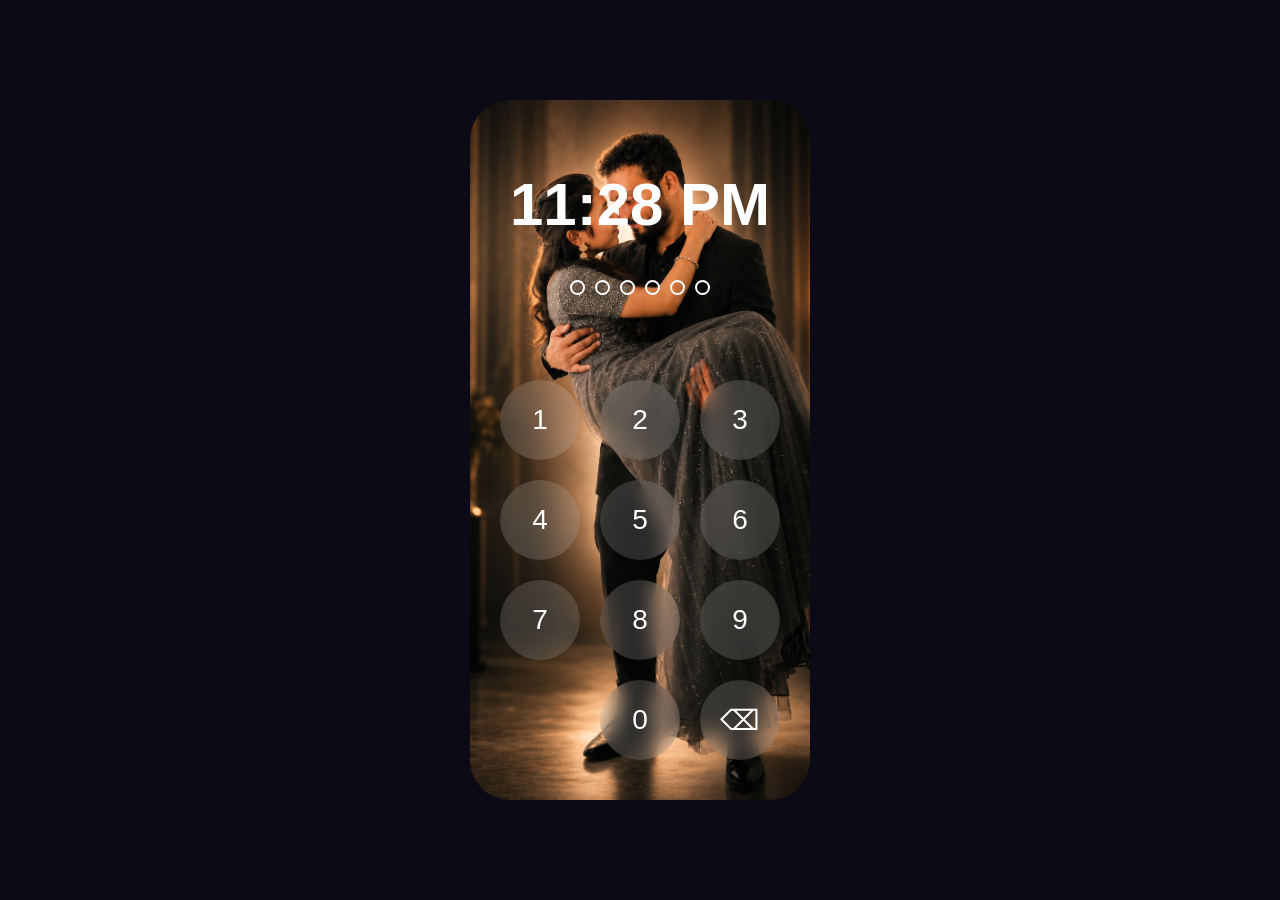
<file: index.html>
<!DOCTYPE html>
<html lang="en">
<head>
    <meta charset="UTF-8">
    <meta name="viewport" content="width=device-width, initial-scale=1.0">
    <title>Lock Screen ❤️</title>
    <link rel="stylesheet" href="style.css">
</head>
<body>

<div class="phone">

    <div class="wallpaper">
        <img src="wallpaper.jpg">
    </div>

    <div class="time" id="time">10:30</div>

    <div class="dots">
        <span class="dot"></span>
        <span class="dot"></span>
        <span class="dot"></span>
        <span class="dot"></span>
        <span class="dot"></span>
        <span class="dot"></span>
    </div>

    <div class="keypad">

        <button onclick="enterNumber(1)">1</button>
        <button onclick="enterNumber(2)">2</button>
        <button onclick="enterNumber(3)">3</button>

        <button onclick="enterNumber(4)">4</button>
        <button onclick="enterNumber(5)">5</button>
        <button onclick="enterNumber(6)">6</button>

        <button onclick="enterNumber(7)">7</button>
        <button onclick="enterNumber(8)">8</button>
        <button onclick="enterNumber(9)">9</button>

        <div></div>
        <button onclick="enterNumber(0)">0</button>
        <button onclick="removeNumber()">⌫</button>

    </div>

</div>

<script src="lock.js"></script>

</body>
</html>
</file>
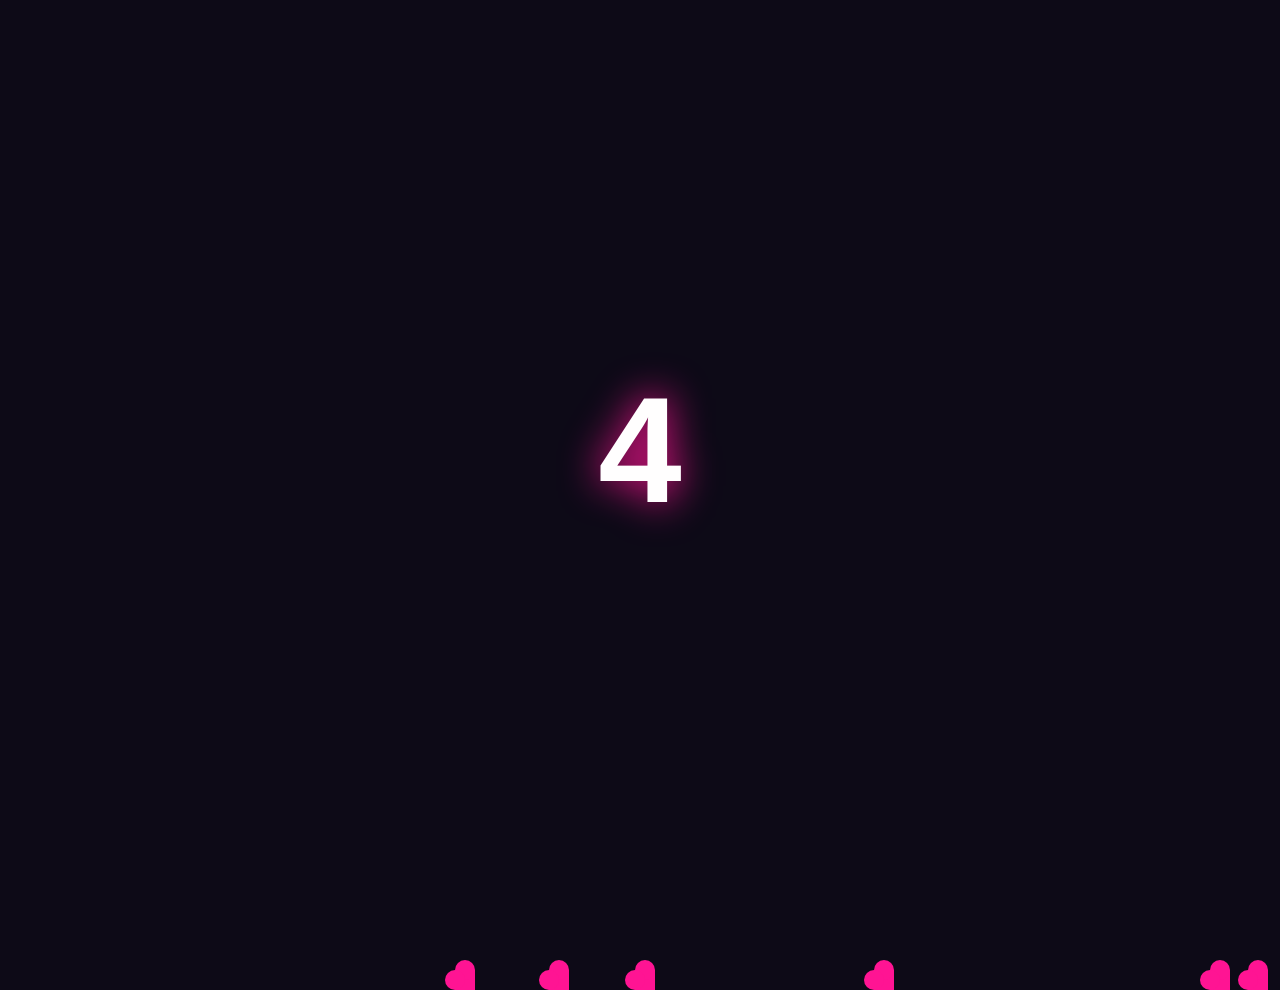
<file: countdown.html>
<!DOCTYPE html>
<html>
<head>
    <title>Countdown</title>
    <link rel="stylesheet" href="countdown.css">
</head>
<body>

<div id="count">5</div>

<div class="hearts"></div>

<script src="countdown.js"></script>
<div class="petals"></div>

</body>
</html>
</file>
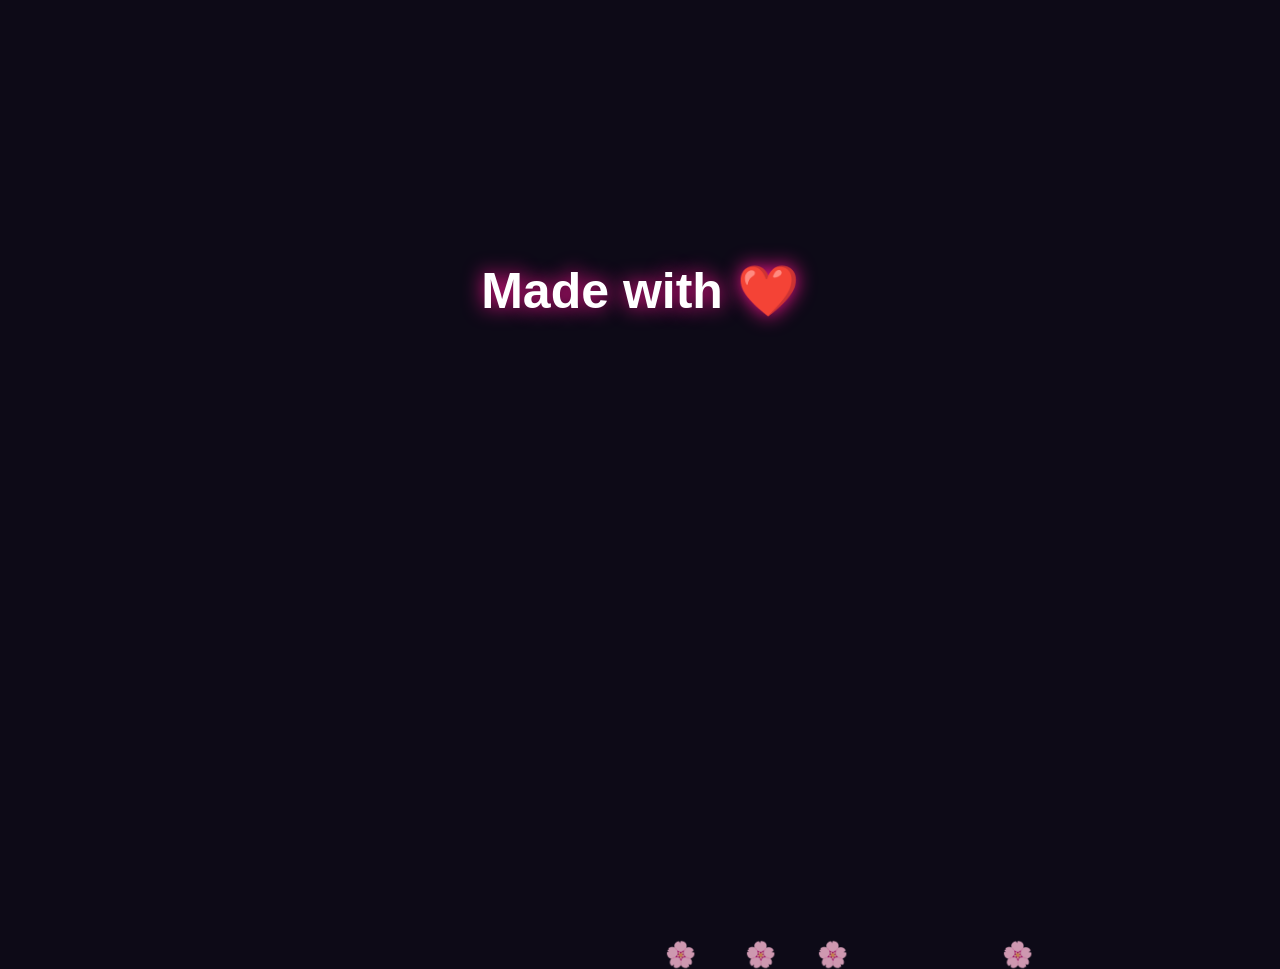
<file: credits.html>
<!DOCTYPE html>
<html lang="en">
<head>
    <meta charset="UTF-8">
    <meta name="viewport" content="width=device-width, initial-scale=1.0">
    <title>Thank You ❤️</title>
    <link rel="stylesheet" href="credits.css">
</head>
<body>

<div class="container">

    <h1 class="line">Made with ❤️</h1>

    <h2 class="line">By</h2>

    <h1 class="line">AM Creations</h1>

    <h2 class="line">For</h2>

    <h1 class="line">❤️ Your Love ❤️</h1>

    <h2 class="line">Thank You ✨</h2>

</div>

<script src="credits.js"></script>

</body>
</html>
</file>
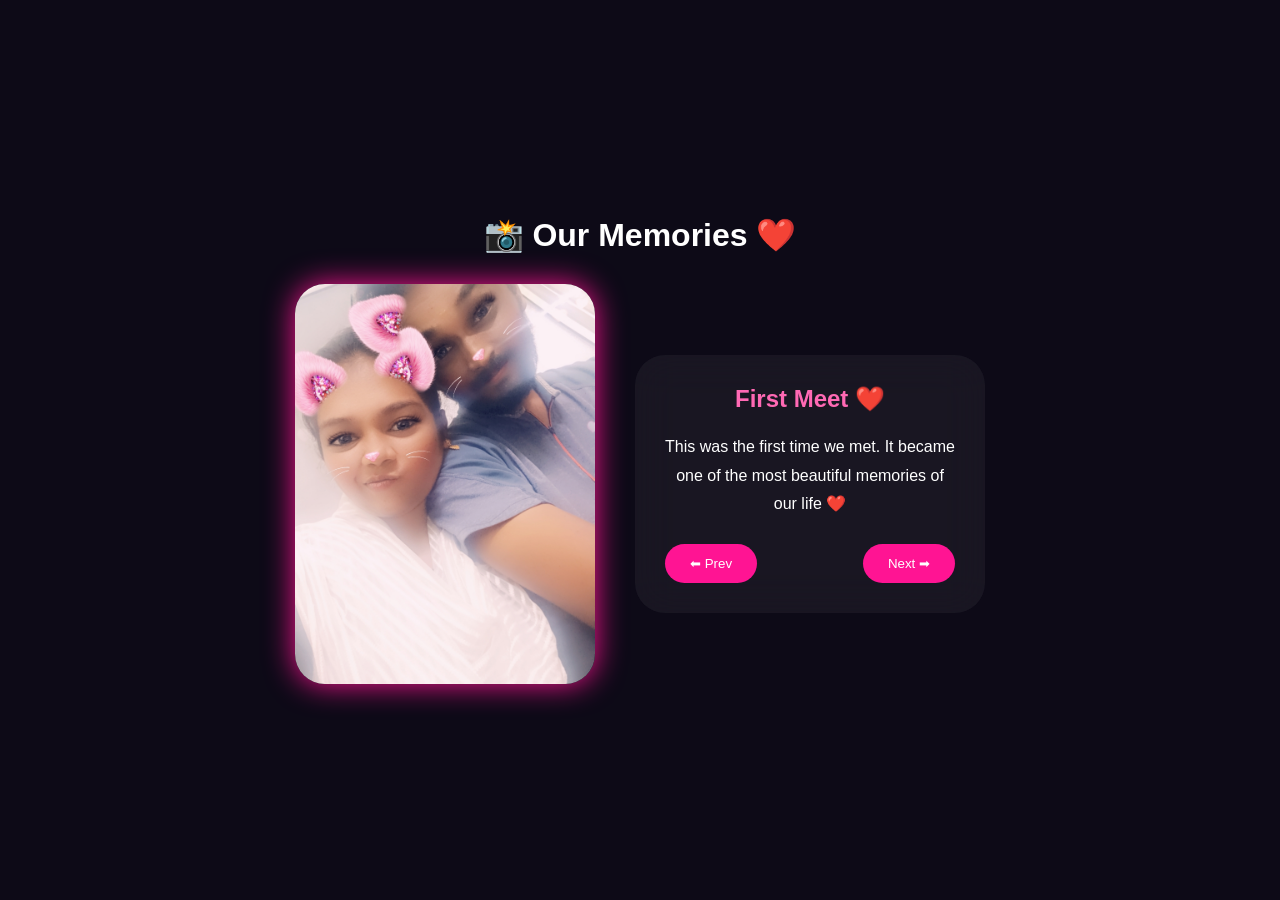
<file: memories.html>
<!DOCTYPE html>
<html lang="en">
<head>
    <meta charset="UTF-8">
    <meta name="viewport" content="width=device-width, initial-scale=1.0">
    <title>Memories ❤️</title>
    <link rel="stylesheet" href="memories.css">
</head>
<body>

<div class="container">

<h1>📸 Our Memories ❤️</h1>

<div class="memory-card">

    <div class="image-box">
        <img id="memoryImage">
    </div>

    <div class="story-box">

        <h2 id="title"></h2>

        <p id="story"></p>

        <div class="btns">
            <button onclick="prevMemory()">⬅ Prev</button>
            <button onclick="nextMemory()">Next ➡</button>
        </div>

    </div>

</div>

<script src="memories.js"></script>

</body>
</html>
</file>
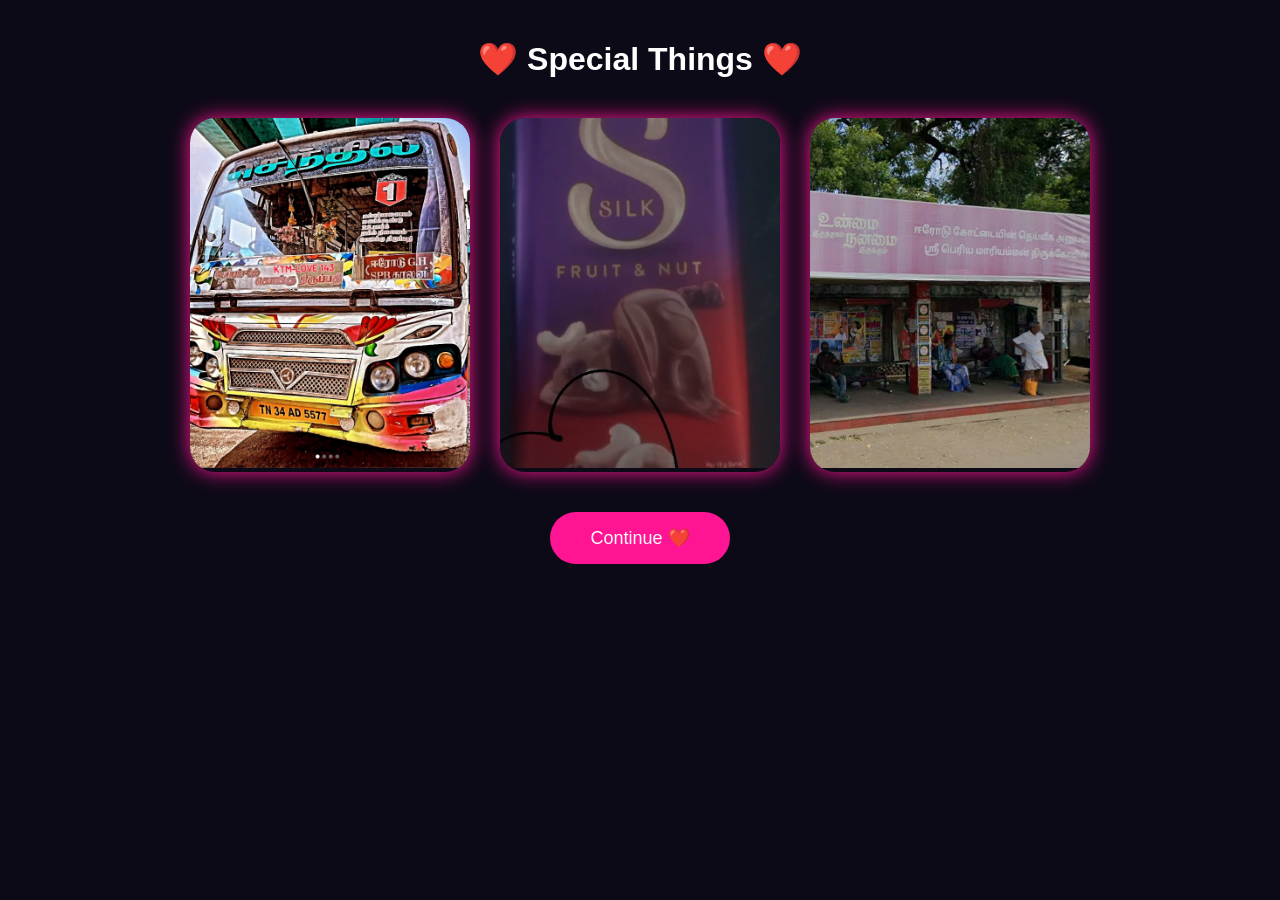
<file: things.html>
<!DOCTYPE html>
<html lang="en">
<head>
    <meta charset="UTF-8">
    <meta name="viewport" content="width=device-width, initial-scale=1.0">
    <title>Special Things ❤️</title>
    <link rel="stylesheet" href="things.css">
</head>
<body>

<h1>❤️ Special Things ❤️</h1>

<div class="container">

    <div class="item">
        <img src="bus.jpg">
        <div class="message">
            <h2>sighting days ❤️ </h2>
            <p>This is the place where everything is happen ❤️</p>
        </div>
    </div>

    <div class="item">
        <img src="chocolate.jpg">
        <div class="message">
            <h2>First chocolate ❤️</h2>
            <p>i still remember that day i was speechless ❤️</p>
        </div>
    </div>

    <div class="item">
        <img src="busstop.jpg">
        <div class="message">
            <h2>unforgettable place ❤️</h2>
            <p> such a bad time with a good memories ❤️</p>
        </div>
    </div>

</div>

<button class="next-btn" onclick="nextPage()">
    Continue ❤️
</button>

<script src="things.js"></script>

</body>
</html>
</file>
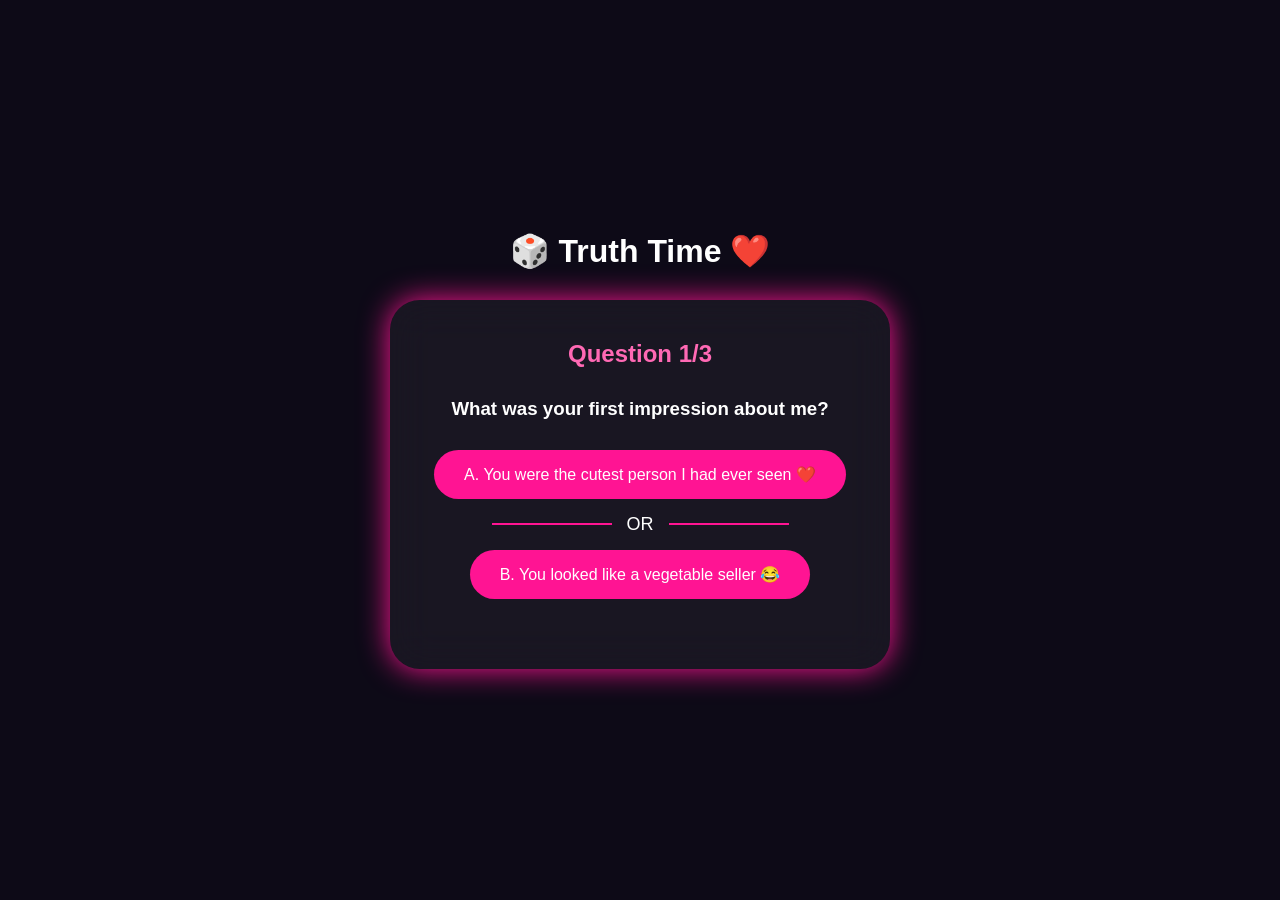
<file: truth.html>
<!DOCTYPE html>
<html lang="en">
<head>
    <meta charset="UTF-8">
    <meta name="viewport" content="width=device-width, initial-scale=1.0">
    <title>Truth ❤️</title>
    <link rel="stylesheet" href="truth.css">
</head>
<body>

<div class="container">

    <h1>🎲 Truth Time ❤️</h1>

    <div class="card">

        <h2 id="count"></h2>

        <h3 id="question"></h3>

      <button id="optionA" onclick="checkAnswer('a')"></button>

      <div class="or-line">
    <span>OR</span>
</div>

<button id="optionB" onclick="checkAnswer('b')"></button>

<p id="result"></p>

<button id="nextBtn" onclick="nextQuestion()">
    Next ➡
</button>

    </div>

</div>

<script src="truth.js"></script>

</body>
</html>
</file>
<file: style.css>
*{
    margin:0;
    padding:0;
    box-sizing:border-box;
    font-family:Poppins,sans-serif;
}

body{
    background:#0d0a17;
    display:flex;
    justify-content:center;
    align-items:center;
    height:100vh;
}

.phone{
    width:340px;
    height:700px;
    position:relative;
    overflow:hidden;
    border-radius:40px;
}

.wallpaper img{
    width:100%;
    height:100%;
    object-fit:cover;
    position:absolute;
}

.time{
    position:absolute;
    top:70px;
    width:100%;
    text-align:center;
    color:white;
    font-size:60px;
    font-weight:bold;
}

.dots{
    position:absolute;
    top:180px;
    width:100%;
    display:flex;
    justify-content:center;
    gap:10px;
}

.dot{
    width:15px;
    height:15px;
    border:2px solid white;
    border-radius:50%;
}

.active{
    background:white;
}

.keypad{
    position:absolute;
    bottom:40px;
    width:100%;
    display:grid;
    grid-template-columns:repeat(3,80px);
    gap:20px;
    justify-content:center;
}

.keypad button{
    width:80px;
    height:80px;
    border-radius:50%;
    border:none;
    font-size:28px;
    color:white;
    background:rgba(255,255,255,.15);
    backdrop-filter:blur(10px);
}
</file>
<file: countdown.css>
*{
    margin:0;
    padding:0;
    box-sizing:border-box;
    font-family:Poppins,sans-serif;
}

body{
    background:#0d0a17;
    height:100vh;
    display:flex;
    justify-content:center;
    align-items:center;
    overflow:hidden;
}

#count{
    font-size:150px;
    color:#fcfafb;
    font-weight:bold;
    text-shadow:0 0 40px #ffffff;
    animation:pulse .8s infinite;
}

@keyframes pulse{

    50%{
        transform:scale(1.2);
    }

}
*{
    margin:0;
    padding:0;
    box-sizing:border-box;
}

body{
    background:#0d0a17;
    display:flex;
    justify-content:center;
    align-items:center;
    height:100vh;
    overflow:hidden;
}

#count{
    font-size:150px;
    color:#fffefe;
    font-weight:bold;
    text-shadow:0 0 40px #ff1493;
}

.heart{
    position:absolute;
    width:20px;
    height:20px;
    background:#ff1493;
    transform:rotate(45deg);
    top:-20px;
    animation:fall linear forwards;
}

.heart::before,
.heart::after{
    content:'';
    position:absolute;
    width:20px;
    height:20px;
    background:#ff1493;
    border-radius:50%;
}

.heart::before{
    top:-10px;
    left:0;
}

.heart::after{
    left:-10px;
    top:0;
}

@keyframes fall{
    to{
        transform:translateY(110vh);
    }
}
</file>
<file: credits.css>
*{
    margin:0;
    padding:0;
    box-sizing:border-box;
    font-family:Poppins,sans-serif;
}

body{
    background:#0d0a17;
    display:flex;
    justify-content:center;
    align-items:center;
    height:100vh;
    overflow:hidden;
}

.container{
    text-align:center;
}

.line{
    opacity:0;
    transform:translateY(30px);
    color:white;
    margin:20px 0;
    text-shadow:0 0 20px #ff1493;
}

h1{
    font-size:50px;
    color:#ff1493;
}

h2{
    font-size:30px;
}
.petal{
    position:absolute;
    top:-50px;
    font-size:25px;
    opacity:.8;

    animation:fall linear forwards;
}
@keyframes fall{

    from{
        transform:translateY(0) rotate(0deg);
    }

    to{
        transform:translateY(110vh) rotate(360deg);
    }

}
</file>
<file: memories.css>
*{
    margin:0;
    padding:0;
    box-sizing:border-box;
    font-family:Poppins,sans-serif;
}

body{
    background:#0d0a17;
    height:100vh;
    display:flex;
    justify-content:center;
    align-items:center;
}

.container{
    text-align:center;
}

h1{
    color:white;
    margin-bottom:30px;
}

.memory-card{
    display:flex;
    align-items:center;
    gap:40px;
}

@media screen and (max-width:768px){

    .memory-card{
        flex-direction:column;
    }

    .story-box{
        width:100%;
        opacity:1;
    }

    .image-box{
        width:300px;
        height:400px;
    }
}

.image-box{
    width:300px;
    height:400px;
    overflow:hidden;
    border-radius:30px;
    box-shadow:0 0 30px #ff1493;
}

.image-box img{
    width:100%;
    height:100%;
    object-fit:cover;
}

.story-box h2{
    color:#ff69b4;
    margin-bottom:20px;
}

.story-box p{
    line-height:1.8;
}
.story-box{
    width:350px;
    opacity:1;

    background:rgba(255,255,255,.05);
    backdrop-filter:blur(20px);

    padding:30px;
    border-radius:30px;

    color:white;
}

.btns{
    margin-top:25px;
    display:flex;
    justify-content:space-between;
}

.btns button{
    padding:12px 25px;
    border:none;
    border-radius:30px;
    background:#ff1493;
    color:white;
    cursor:pointer;
}
/* Mobile View */
@media (max-width:768px){

    body{
        height:auto;
        padding:30px 20px;
    }

    .memory-card{
        flex-direction:column;
        gap:20px;
    }

    .image-box{
        width:280px;
        height:360px;
    }

    .story-box{
        width:280px !important;
        opacity:1;
    }

}
</file>
<file: things.css>
*{
    margin:0;
    padding:0;
    box-sizing:border-box;
    font-family:Poppins,sans-serif;
}

body{
    background:#0d0a17;
    color:white;
    text-align:center;
}

h1{
    margin:40px 0;
}

.container{
    display:flex;
    justify-content:center;
    gap:30px;
    flex-wrap:wrap;
}

.item{
    width:280px;
    position:relative;
    overflow:hidden;
    border-radius:25px;
    cursor:pointer;
    box-shadow:0 0 20px #ff1493;
}

.item img{
    width:100%;
    height:350px;
    object-fit:cover;
}

.message{
    position:absolute;
    inset:0;
    background:rgba(0,0,0,.8);

    display:flex;
    flex-direction:column;
    justify-content:center;
    align-items:center;

    opacity:0;
    transition:.5s;
}

.item:hover .message{
    opacity:1;
}

.message p{
    padding:20px;
}

.next-btn{
    margin-top:40px;
    padding:15px 40px;
    border:none;
    border-radius:40px;
    background:#ff1493;
    color:white;
    font-size:18px;
    cursor:pointer;
}
</file>
<file: truth.css>
*{
    margin:0;
    padding:0;
    box-sizing:border-box;
    font-family:Poppins,sans-serif;
}

body{
    background:#0d0a17;
    height:100vh;
    display:flex;
    justify-content:center;
    align-items:center;
}

.card{
    width:500px;
    padding:40px;
    text-align:center;

    background:rgba(255,255,255,.05);
    backdrop-filter:blur(20px);

    border-radius:30px;

    box-shadow:0 0 30px #ff1493;
}

h1{
    color:white;
    margin-bottom:30px;
    text-align:center;
}

h2{
    color:#ff69b4;
}

h3{
    color:white;
    margin:30px 0;
}

p{
    color:#ddd;
    line-height:1.8;
    margin-bottom:30px;
}

button{
    padding:15px 30px;
    border:none;
    border-radius:30px;
    background:#ff1493;
    color:white;
    cursor:pointer;
    font-size:16px;
}

#nextBtn{
    display:none;
}
#nextBtn{
    margin-top:20px;
    display:none;
}

#question{
    color:white;
    margin:30px 0;
}

#result{
    color:#ff69b4;
    margin-top:20px;
    font-size:20px;
}

.or-line{
    display:flex;
    align-items:center;
    justify-content:center;
    margin:15px 0;
}

.or-line::before,
.or-line::after{
    content:'';
    width:120px;
    height:2px;
    background:#ff1493;
}

.or-line span{
    margin:0 15px;
    color:white;
    font-size:18px;
}
</file>
